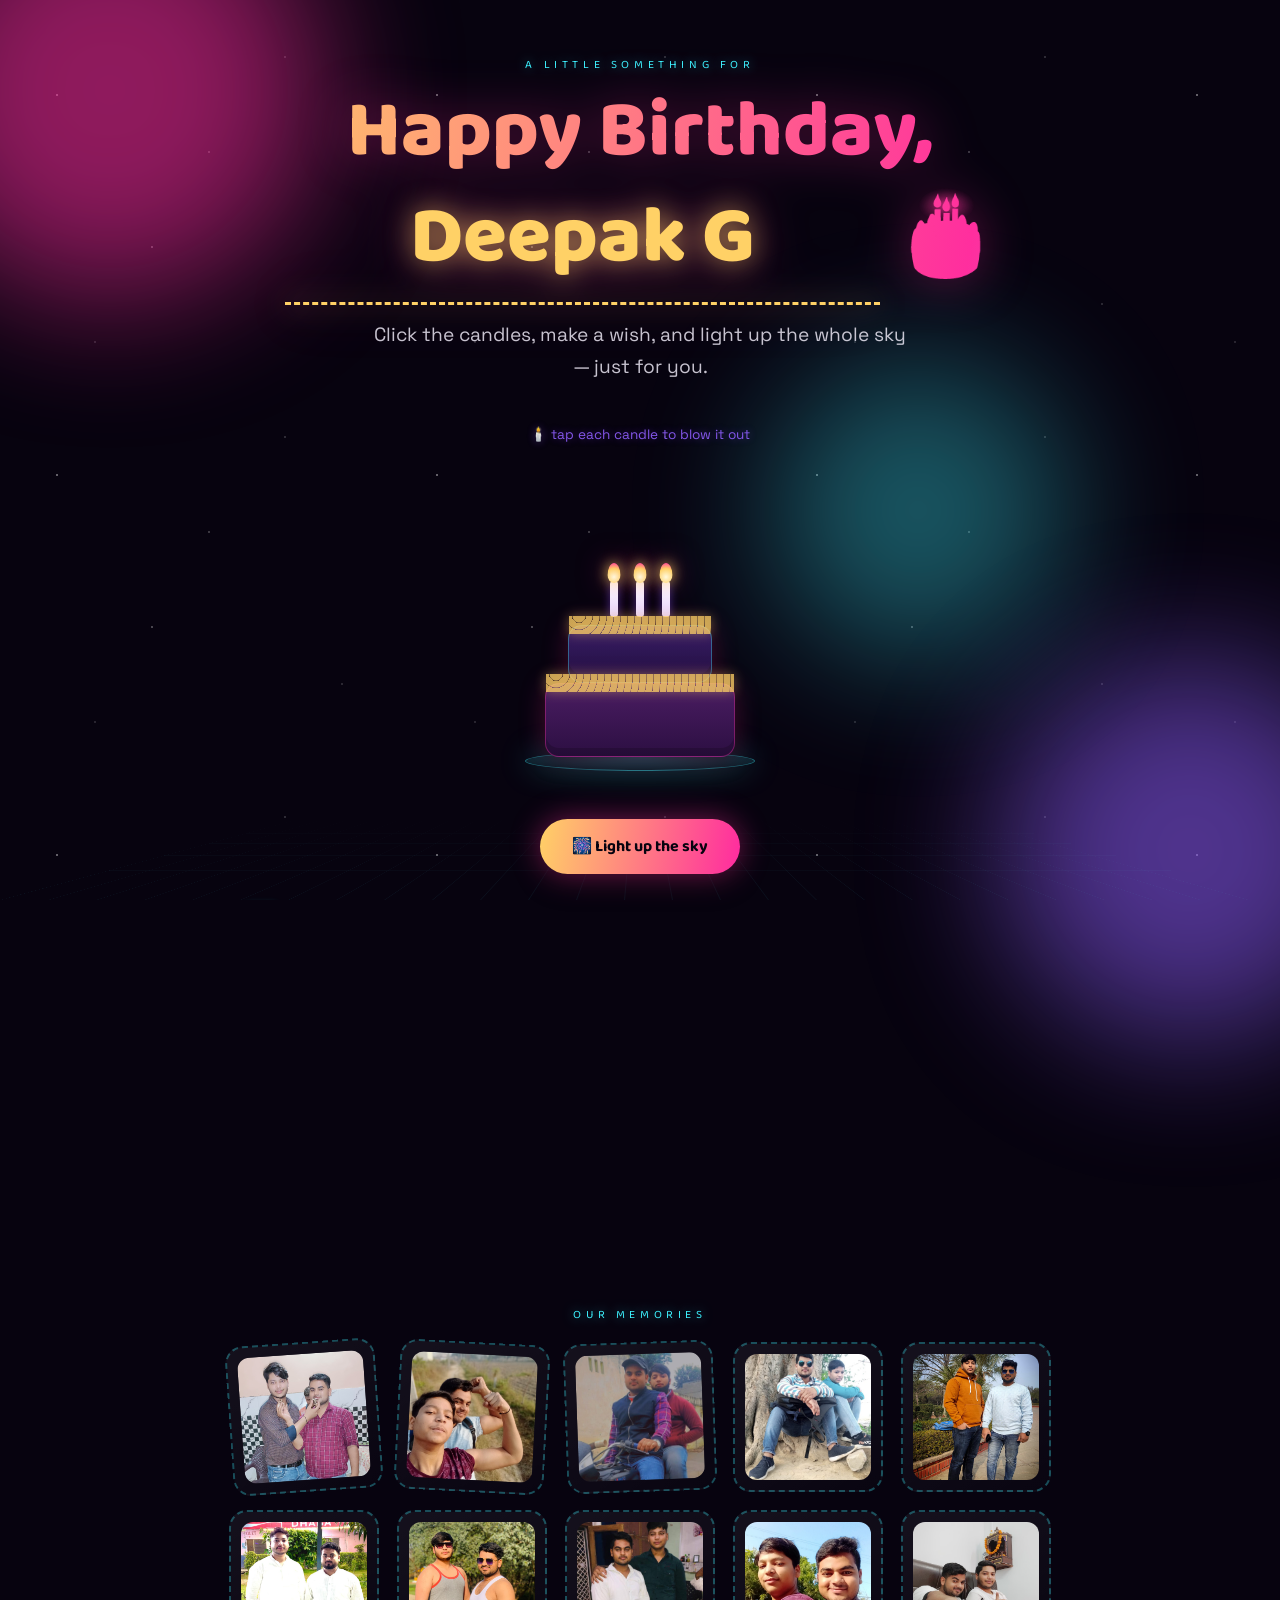
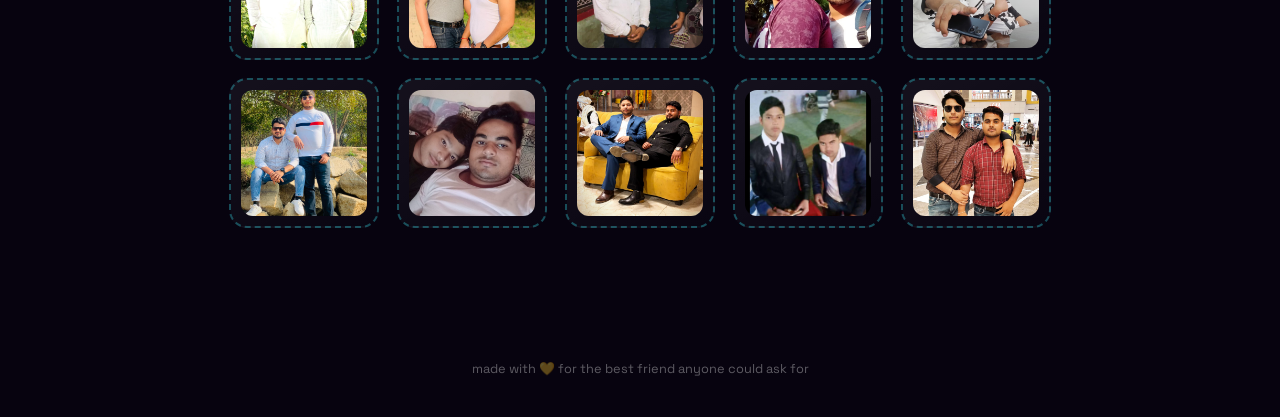
<file: Birthday.html>
<!DOCTYPE html>
<html lang="en">

<head>
  <meta charset="UTF-8">
  <meta name="viewport" content="width=device-width, initial-scale=1.0">
  <title>Happy Birthday, Darling! 🎉</title>
  <link rel="preconnect" href="https://fonts.googleapis.com">
  <link rel="preconnect" href="https://fonts.gstatic.com" crossorigin>
  <link
    href="https://fonts.googleapis.com/css2?family=Baloo+2:wght@500;700;800&family=Space+Grotesk:wght@400;500;600;700&display=swap"
    rel="stylesheet">
  <link rel="stylesheet" href="Birthday.css">
</head>

<body>

  <div class="cosmos"></div>
  <div class="blob b1"></div>
  <div class="blob b2"></div>
  <div class="blob b3"></div>
  <div class="grid-floor"></div>
  <div class="decor-layer" id="decorLayer"></div>

  <div class="wrap">
    <div class="eyebrow">A little something for</div>
    <h1>Happy Birthday,<br><input class="name-edit" id="nameInput" value="Deepak G" size="6">
      🎂</h1>
    <p class="subtitle">Click the candles, make a wish, and light up the whole sky — just for you.</p>

    <div class="hint">🕯️ tap each candle to blow it out</div>

    <div class="stage-outer">
      <div class="cake-stage" id="cakeStage">
        <div class="plate"></div>
        <div class="cake">
          <div class="candles" id="candles">
            <div class="candle" data-i="0">
              <div class="flame"></div>
            </div>
            <div class="candle" data-i="1">
              <div class="flame"></div>
            </div>
            <div class="candle" data-i="2">
              <div class="flame"></div>
            </div>
          </div>
          <div class="tier top">
            <div class="drip"></div>
          </div>
          <div class="tier bottom">
            <div class="drip"></div>
          </div>
        </div>
      </div>
    </div>

    <button class="wish-btn" id="wishBtn">🎆 Light up the sky</button>

    <div class="message-card" id="messageCard">
      <h2>Your wish came true 🎈</h2>
      <p id="messageText">
        To my favorite person in the whole wide world — thank you for every inside joke, every 2am phone call,
        and every ridiculous plan we somehow made work. You make ordinary days feel like an adventure.
        Here's to another year of chaos, laughter, and being absolutely unstoppable together.
      </p>
      <div class="signature">— with all my love, always 💛</div>
    </div>

    <div class="memories">
      <div class="eyebrow">Our memories</div>
      <div class="frame-row">
        <div class="frame"><img src="Images/1.jpeg" alt="A cherished memory together"></div>
        <div class="frame"><img src="Images/2.jpeg" alt="A cherished memory together"></div>
        <div class="frame"><img src="Images/3.jpeg" alt="A cherished memory together"></div>
        <div class="frame"><img src="Images/4.jpeg" alt="A cherished memory together"></div>
        <div class="frame"><img src="Images/5.jpeg" alt="A cherished memory together"></div>
        <div class="frame"><img src="Images/6.jpeg" alt="A cherished memory together"></div>
        <div class="frame"><img src="Images/7.jpeg" alt="A cherished memory together"></div>
        <div class="frame"><img src="Images/8.jpeg" alt="A cherished memory together"></div>
        <div class="frame"><img src="Images/9.jpeg" alt="A cherished memory together"></div>
        <div class="frame"><img src="Images/10.jpeg" alt="A cherished memory together"></div>
        <div class="frame"><img src="Images/11.jpeg" alt="A cherished memory together"></div>
        <div class="frame"><img src="Images/12.jpeg" alt="A cherished memory together"></div>
        <div class="frame"><img src="Images/13.jpeg" alt="A cherished memory together"></div>
        <div class="frame"><img src="Images/14.jpeg" alt="A cherished memory together"></div>
        <div class="frame"><img src="Images/15.jpeg" alt="A cherished memory together"></div>
      </div>
    </div>
  </div>

  <footer>made with 💛 for the best friend anyone could ask for</footer>

  <script src="Birthday.js"></script>

</body>

</html>
</file>
<file: Birthday.css>
:root {
    --bg-void: #07030f;
    --bg-deep: #100826;
    --neon-pink: #ff2e9e;
    --neon-cyan: #3df2ff;
    --neon-gold: #ffd166;
    --violet: #8b5cf6;
    --cream: #f7f3ff;
    --glass: rgba(255, 255, 255, 0.05);
    --glass-border: rgba(255, 255, 255, 0.14);
}

* {
    box-sizing: border-box;
}

html,
body {
    margin: 0;
    min-height: 100%;
    background: var(--bg-void);
    font-family: 'Space Grotesk', sans-serif;
    color: var(--cream);
    overflow-x: hidden;
    position: relative;
    cursor: default;
}

/* ---------- AMBIENT COSMIC BACKGROUND ---------- */
.cosmos {
    position: fixed;
    inset: 0;
    z-index: 0;
    background:
        radial-gradient(1.5px 1.5px at 15% 25%, rgba(255, 255, 255, 0.7), transparent),
        radial-gradient(1px 1px at 75% 15%, rgba(255, 255, 255, 0.55), transparent),
        radial-gradient(1.5px 1.5px at 40% 65%, rgba(255, 255, 255, 0.5), transparent),
        radial-gradient(1px 1px at 90% 80%, rgba(255, 255, 255, 0.5), transparent),
        radial-gradient(1.5px 1.5px at 55% 40%, rgba(255, 255, 255, 0.4), transparent),
        radial-gradient(1px 1px at 25% 90%, rgba(255, 255, 255, 0.45), transparent);
    background-repeat: repeat;
    background-size: 380px 380px;
    animation: twinkle 5s ease-in-out infinite alternate;
}

@keyframes twinkle {
    from {
        opacity: 0.55;
    }

    to {
        opacity: 1;
    }
}

.blob {
    position: fixed;
    border-radius: 50%;
    filter: blur(70px);
    opacity: 0.55;
    z-index: 0;
    pointer-events: none;
    will-change: transform;
}

.blob.b1 {
    width: 420px;
    height: 420px;
    background: var(--neon-pink);
    top: -120px;
    left: -100px;
    animation: drift1 22s ease-in-out infinite;
}

.blob.b2 {
    width: 380px;
    height: 380px;
    background: var(--violet);
    bottom: -140px;
    right: -100px;
    animation: drift2 26s ease-in-out infinite;
}

.blob.b3 {
    width: 300px;
    height: 300px;
    background: var(--neon-cyan);
    top: 40%;
    left: 60%;
    animation: drift3 19s ease-in-out infinite;
    opacity: 0.35;
}

@keyframes drift1 {

    0%,
    100% {
        transform: translate(0, 0);
    }

    50% {
        transform: translate(60px, 80px);
    }
}

@keyframes drift2 {

    0%,
    100% {
        transform: translate(0, 0);
    }

    50% {
        transform: translate(-70px, -50px);
    }
}

@keyframes drift3 {

    0%,
    100% {
        transform: translate(0, 0) scale(1);
    }

    50% {
        transform: translate(-40px, 40px) scale(1.15);
    }
}

.grid-floor {
    position: fixed;
    left: 0;
    right: 0;
    bottom: 0;
    height: 40vh;
    background-image:
        linear-gradient(rgba(61, 242, 255, 0.12) 1px, transparent 1px),
        linear-gradient(90deg, rgba(61, 242, 255, 0.12) 1px, transparent 1px);
    background-size: 48px 48px;
    transform: perspective(300px) rotateX(60deg) translateY(0);
    transform-origin: bottom;
    mask-image: linear-gradient(to top, rgba(0, 0, 0, 0.9), transparent 85%);
    z-index: 0;
    pointer-events: none;
    opacity: 0.5;
}

.decor-layer {
    position: fixed;
    inset: 0;
    pointer-events: none;
    z-index: 1;
    overflow: hidden;
}

/* ---------- LAYOUT ---------- */
.wrap {
    position: relative;
    z-index: 2;
    max-width: 900px;
    margin: 0 auto;
    padding: 56px 24px 100px;
    text-align: center;
}

.eyebrow {
    font-family: 'Baloo 2', cursive;
    letter-spacing: 0.4em;
    text-transform: uppercase;
    font-size: 0.72rem;
    color: var(--neon-cyan);
    margin-bottom: 16px;
    text-shadow: 0 0 12px rgba(61, 242, 255, 0.6);
}

h1 {
    font-family: 'Baloo 2', cursive;
    font-weight: 800;
    font-size: clamp(2.6rem, 9vw, 5rem);
    line-height: 1.05;
    margin: 0 0 14px;
    background: linear-gradient(100deg, var(--neon-gold), var(--neon-pink) 45%, var(--neon-cyan) 85%);
    background-size: 200% 100%;
    -webkit-background-clip: text;
    background-clip: text;
    -webkit-text-fill-color: transparent;
    filter: drop-shadow(0 0 26px rgba(255, 46, 158, 0.35));
    animation: gradientShift 6s ease infinite;
}

@keyframes gradientShift {

    0%,
    100% {
        background-position: 0% 50%;
    }

    50% {
        background-position: 100% 50%;
    }
}

.name-edit {
    font-family: 'Baloo 2', cursive;
    font-weight: 800;
    background: transparent;
    border: none;
    border-bottom: 3px dashed var(--neon-gold);
    color: var(--neon-gold);
    text-align: center;
    font-size: inherit;
    -webkit-text-fill-color: var(--neon-gold);
    filter: drop-shadow(0 0 14px rgba(255, 209, 102, 0.6));
    width: auto;
    min-width: 3ch;
    padding: 0 6px;
    outline: none;
}

.name-edit:focus {
    border-bottom-color: var(--neon-pink);
}

.subtitle {
    font-size: clamp(1rem, 2.4vw, 1.2rem);
    color: var(--cream);
    opacity: 0.8;
    max-width: 540px;
    margin: 0 auto 44px;
    line-height: 1.65;
}

/* ---------- CAKE STAGE (3D tilt) ---------- */
.stage-outer {
    perspective: 900px;
    margin: 10px auto 30px;
}

.cake-stage {
    position: relative;
    margin: 0 auto;
    width: 260px;
    height: 320px;
    transform-style: preserve-3d;
    transition: transform 0.15s ease-out;
}

.hint {
    font-size: 0.85rem;
    color: var(--violet);
    margin-bottom: 26px;
    opacity: 0.95;
    text-shadow: 0 0 10px rgba(139, 92, 246, 0.5);
}

.plate {
    position: absolute;
    bottom: 18px;
    left: 50%;
    transform: translateX(-50%);
    width: 230px;
    height: 20px;
    background: radial-gradient(ellipse at 50% 30%, rgba(61, 242, 255, 0.35), rgba(61, 242, 255, 0.05));
    border: 1px solid rgba(61, 242, 255, 0.4);
    border-radius: 50%;
    box-shadow: 0 0 30px rgba(61, 242, 255, 0.35), 0 10px 20px rgba(0, 0, 0, 0.4);
}

.cake {
    position: absolute;
    bottom: 32px;
    left: 50%;
    transform: translateX(-50%);
    width: 190px;
}

.tier {
    width: 100%;
    border-radius: 14px;
    position: relative;
    box-shadow: inset 0 -8px 0 rgba(0, 0, 0, 0.18), 0 0 26px rgba(255, 46, 158, 0.25), 0 8px 18px rgba(0, 0, 0, 0.45);
}

.tier.bottom {
    height: 74px;
    background: linear-gradient(180deg, #4b1d63, #2c0f42);
    border: 1px solid rgba(255, 46, 158, 0.35);
}

.tier.top {
    width: 76%;
    height: 58px;
    margin: 0 auto;
    margin-top: -4px;
    background: linear-gradient(180deg, #3a1c66, #20103f);
    border: 1px solid rgba(61, 242, 255, 0.35);
}

.drip {
    position: absolute;
    top: -10px;
    left: 0;
    width: 100%;
    height: 18px;
    background: repeating-radial-gradient(circle at 10px 0, rgba(255, 209, 102, 0.9) 0 6px, transparent 7px);
    opacity: 0.85;
    filter: drop-shadow(0 0 6px rgba(255, 209, 102, 0.5));
}

.candles {
    position: absolute;
    top: -48px;
    left: 50%;
    transform: translateX(-50%);
    display: flex;
    gap: 18px;
}

.candle {
    width: 8px;
    height: 36px;
    background: linear-gradient(180deg, #ffffff, #e6d9ff);
    border-radius: 3px;
    position: relative;
    box-shadow: 0 3px 10px rgba(139, 92, 246, 0.5);
    cursor: pointer;
}

.flame {
    position: absolute;
    top: -18px;
    left: 50%;
    transform: translateX(-50%);
    width: 13px;
    height: 20px;
    background: radial-gradient(circle at 50% 70%, #fff9dd, var(--neon-gold) 55%, var(--neon-pink) 100%);
    border-radius: 50% 50% 50% 50% / 60% 60% 40% 40%;
    box-shadow: 0 0 14px rgba(255, 209, 102, 0.9), 0 0 30px rgba(255, 46, 158, 0.5);
    animation: flicker 0.55s infinite alternate;
    transition: opacity 0.3s, transform 0.3s;
}

.candle.out .flame {
    opacity: 0;
    transform: translateX(-50%) translateY(6px) scale(0.4);
}

.candle.out::after {
    content: "";
    position: absolute;
    top: -22px;
    left: 50%;
    transform: translateX(-50%);
    width: 3px;
    height: 12px;
    background: linear-gradient(180deg, rgba(220, 220, 230, 0.7), transparent);
    filter: blur(1px);
    animation: smoke 1.4s ease-out forwards;
}

@keyframes flicker {
    from {
        transform: translateX(-50%) scale(1) rotate(-4deg);
    }

    to {
        transform: translateX(-50%) scale(1.18) rotate(4deg);
    }
}

@keyframes smoke {
    0% {
        opacity: 0.8;
        transform: translate(-50%, 0) scale(1);
    }

    100% {
        opacity: 0;
        transform: translate(-50%, -26px) scale(2.4);
    }
}

.wish-btn {
    font-family: 'Baloo 2', cursive;
    font-size: 1rem;
    font-weight: 700;
    color: var(--bg-void);
    background: linear-gradient(100deg, var(--neon-gold), var(--neon-pink), var(--neon-cyan));
    background-size: 200% 100%;
    border: none;
    padding: 15px 32px;
    border-radius: 999px;
    cursor: pointer;
    box-shadow: 0 0 30px rgba(255, 46, 158, 0.45), 0 10px 26px rgba(0, 0, 0, 0.4);
    transition: transform 0.2s ease, box-shadow 0.2s ease, background-position 0.6s ease;
    position: relative;
    z-index: 2;
}

.wish-btn:hover {
    transform: translateY(-2px) scale(1.04);
    background-position: 100% 0;
    box-shadow: 0 0 40px rgba(61, 242, 255, 0.55), 0 14px 30px rgba(0, 0, 0, 0.45);
}

.wish-btn:active {
    transform: translateY(0) scale(0.97);
}

/* ---------- REVEAL MESSAGE ---------- */
.message-card {
    margin: 46px auto 0;
    max-width: 600px;
    background: var(--glass);
    border: 1px solid var(--glass-border);
    backdrop-filter: blur(10px);
    border-radius: 24px;
    padding: 34px 30px;
    opacity: 0;
    transform: translateY(20px) scale(0.97);
    transition: opacity 0.8s ease, transform 0.8s ease, box-shadow 0.8s ease;
    box-shadow: 0 0 0 rgba(255, 46, 158, 0);
}

.message-card.show {
    opacity: 1;
    transform: translateY(0) scale(1);
    box-shadow: 0 0 50px rgba(139, 92, 246, 0.25), inset 0 0 40px rgba(255, 46, 158, 0.05);
}

.message-card h2 {
    font-family: 'Baloo 2', cursive;
    color: var(--neon-gold);
    margin-top: 0;
    font-size: 1.65rem;
    text-shadow: 0 0 16px rgba(255, 209, 102, 0.5);
}

.message-card p {
    line-height: 1.8;
    font-size: 1.05rem;
    color: var(--cream);
    opacity: 0.92;
}

.signature {
    font-family: 'Baloo 2', cursive;
    color: var(--neon-pink);
    margin-top: 18px;
    font-size: 1rem;
    text-shadow: 0 0 12px rgba(255, 46, 158, 0.5);
}

/* ---------- MEMORY FRAMES ---------- */
.memories {
    margin-top: 58px;
}

.memories .eyebrow {
    margin-bottom: 18px;
}

.frame-row {
    display: flex;
    gap: 18px;
    justify-content: center;
    flex-wrap: wrap;
}

.frame {
    width: 150px;
    height: 150px;
    border-radius: 18px;
    background: linear-gradient(150deg, rgba(255, 255, 255, 0.06), rgba(255, 255, 255, 0.01));
    border: 2px dashed rgba(61, 242, 255, 0.3);
    display: flex;
    align-items: center;
    justify-content: center;
    font-size: 0.8rem;
    color: rgba(255, 255, 255, 0.5);
    text-align: center;
    padding: 10px;
    overflow: hidden;
    transform: rotate(var(--r, 0deg));
    transition: transform 0.3s ease, border-color 0.3s ease, box-shadow 0.3s ease, color 0.3s ease;
}

.frame img {
    width: 100%;
    height: 100%;
    object-fit: cover;
    border-radius: 12px;
    display: block;
    transition: transform 0.4s ease;
}

.frame:hover img {
    transform: scale(1.08);
}

.frame:hover {
    transform: rotate(0deg) scale(1.06);
    border-color: var(--neon-pink);
    color: var(--neon-gold);
    box-shadow: 0 0 24px rgba(255, 46, 158, 0.35);
}

.frame:nth-child(1) {
    --r: -4deg;
}

.frame:nth-child(2) {
    --r: 3deg;
}

.frame:nth-child(3) {
    --r: -2deg;
}

footer {
    text-align: center;
    padding: 32px 20px 40px;
    font-size: 0.8rem;
    color: rgba(255, 255, 255, 0.35);
    position: relative;
    z-index: 2;
}

/* ---------- BALLOONS + HEARTS ---------- */
.balloon {
    position: absolute;
    bottom: -160px;
    width: 48px;
    height: 60px;
    border-radius: 50% 50% 50% 50% / 55% 55% 45% 45%;
    opacity: 0.95;
    animation-name: rise;
    animation-timing-function: ease-in;
    animation-iteration-count: infinite;
}

.balloon::before {
    content: "";
    position: absolute;
    top: 100%;
    left: 50%;
    width: 1px;
    height: 60px;
    background: rgba(255, 255, 255, 0.3);
    transform: translateX(-50%);
}

.balloon::after {
    content: "";
    position: absolute;
    top: -3px;
    left: 50%;
    width: 6px;
    height: 6px;
    background: inherit;
    filter: brightness(0.85);
    transform: translateX(-50%) rotate(45deg);
}

.balloon .shine {
    position: absolute;
    top: 10px;
    left: 11px;
    width: 12px;
    height: 20px;
    background: rgba(255, 255, 255, 0.5);
    border-radius: 50%;
    filter: blur(1px);
}

@keyframes rise {
    0% {
        transform: translateY(0) translateX(0) rotate(0deg) scale(var(--bscale, 1));
    }

    50% {
        transform: translateY(-58vh) translateX(30px) rotate(6deg) scale(var(--bscale, 1));
    }

    100% {
        transform: translateY(-118vh) translateX(-20px) rotate(-4deg) scale(var(--bscale, 1));
    }
}

.heart {
    position: absolute;
    bottom: -40px;
    font-size: 20px;
    opacity: 0.9;
    animation-name: floatUp;
    animation-timing-function: ease-in-out;
    animation-iteration-count: infinite;
    filter: drop-shadow(0 0 6px currentColor);
}

@keyframes floatUp {
    0% {
        transform: translateY(0) translateX(0) rotate(0deg);
        opacity: 0;
    }

    10% {
        opacity: 0.95;
    }

    50% {
        transform: translateY(-55vh) translateX(24px) rotate(15deg);
    }

    100% {
        transform: translateY(-110vh) translateX(-16px) rotate(-10deg);
        opacity: 0;
    }
}

.particle {
    position: fixed;
    z-index: 6;
    pointer-events: none;
    border-radius: 50%;
}

.sparkle {
    position: fixed;
    z-index: 7;
    pointer-events: none;
    width: 5px;
    height: 5px;
    border-radius: 50%;
    background: var(--neon-cyan);
    box-shadow: 0 0 8px 2px currentColor;
    animation: sparkleFade 0.7s ease-out forwards;
}

@keyframes sparkleFade {
    0% {
        opacity: 1;
        transform: scale(1);
    }

    100% {
        opacity: 0;
        transform: scale(0.2) translateY(10px);
    }
}

@media (prefers-reduced-motion: reduce) {

    .balloon,
    .heart,
    .flame,
    .blob,
    .cosmos {
        animation: none !important;
    }
}

@media (max-width:480px) {
    .cake-stage {
        transform: scale(0.85);
    }
}
</file>
